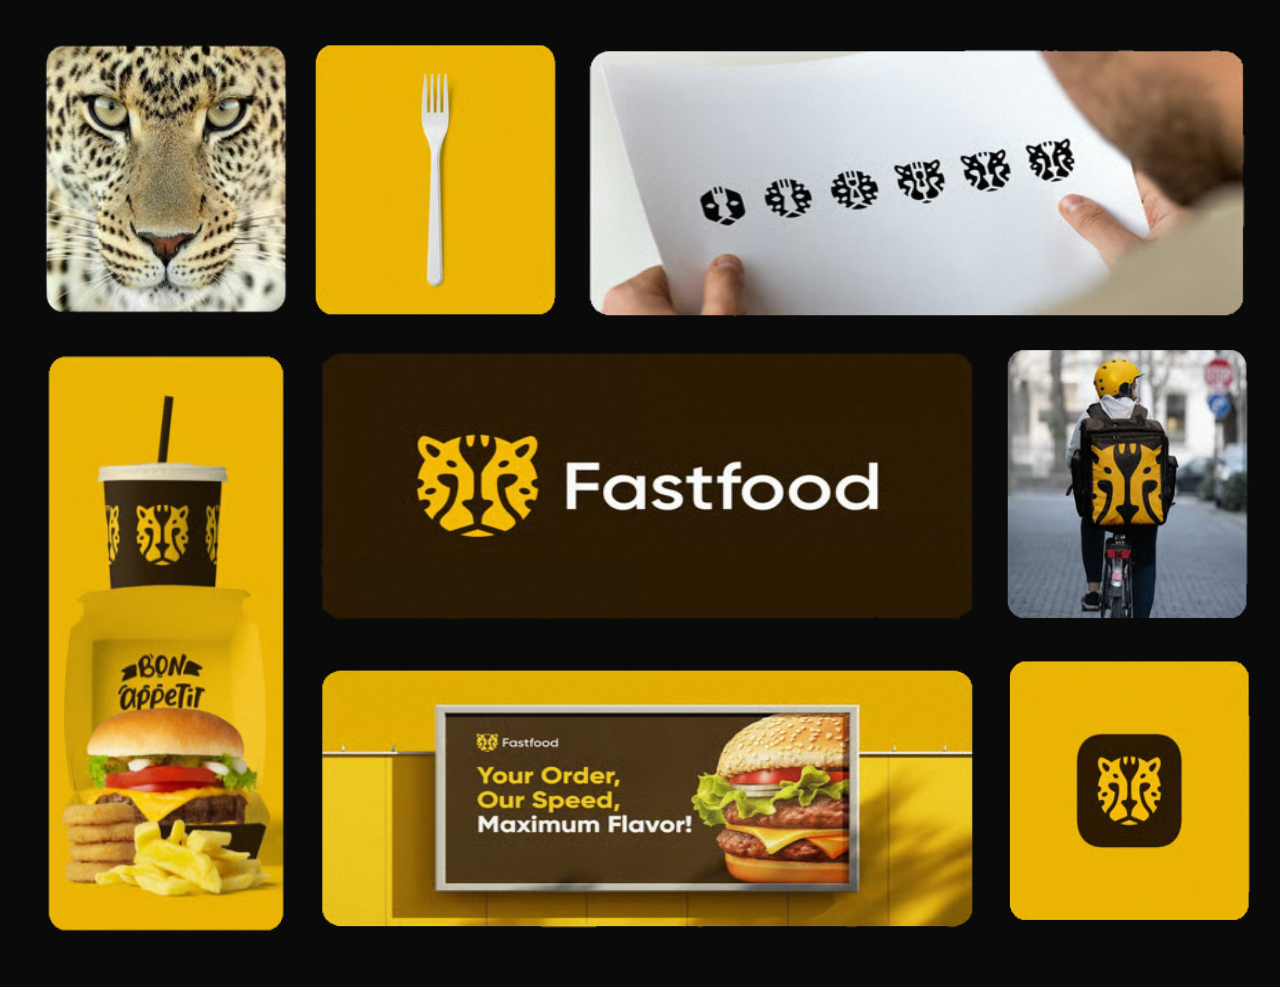
<file: Dia10/index.html>
<!DOCTYPE html>
<html lang="en">
<head>
    <meta charset="UTF-8">
    <meta name="viewport" content="width=device-width, initial-scale=1.0">
    <title>Logorado</title>
    <link rel="stylesheet" href="./css/styles.css">
</head>
<body>
    <div class="logorado">
        <div id="lpard"><img src="./media/lpard.png" alt="lpard.png"></div>
        <div id="fork"><img src="./media/fork.png" alt="fork.png"></div>
        <div id="stamps"><img src="./media/stamps.png" alt="stamps.png"></div>
        <div id="meal"><img src="./media/meal.png" alt="meal.png"></div>
        <div id="logoName"><img src="./media/logoName.png" alt="logoName.png"></div>
        <div id="deliveryMan"><img src="./media/deliveryMan.png" alt="deliveryMan.png"></div>
        <div id="burger"><img src="./media/burger.png" alt="burger.png"></div>
        <div id="logo"><img src="./media/logo.png" alt="logo.png"></div>
    </div>
</body>
</html>

<!--Desarrollado por: Maria Alejandra Gomez Archila - cc.1005234916 -->
</file>
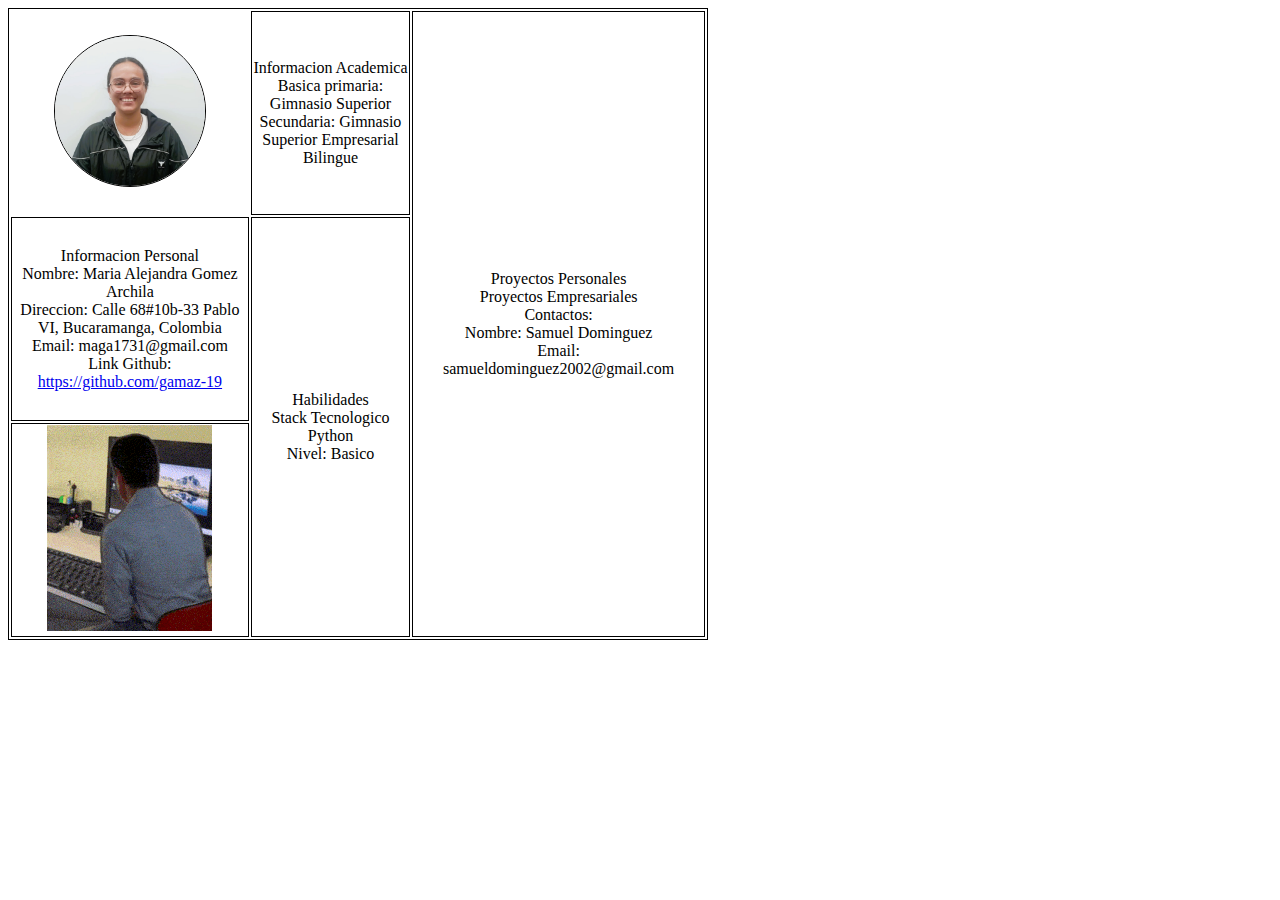
<file: Dia2_CV/index.html>
<!DOCTYPE html>
<html lang="en">
<head>
    <meta charset="UTF-8">
    <meta name="viewport" content="width=device-width, initial-scale=1.0">

    <!-- Este es el titulo con el que se va a ver en la pestana del navegador-->
    <title>CV_GomezMaria</title>

    <!-- Este es el link a el archivo CSS para aplicar estilos-->
    <link rel="stylesheet" href="styles.css">
</head>

<body>
    <table>
        <tr>
            <th><img class="porfile" src="./images/perfil.jpeg" alt=""></th>
            <td>Informacion Academica <br>
            Basica primaria: Gimnasio Superior <br>
            Secundaria: Gimnasio Superior Empresarial Bilingue <br>
            </td>
            <td rowspan="3">Proyectos Personales <br>
            Proyectos Empresariales <br>
            Contactos: <br>
                Nombre: Samuel Dominguez <br>
                Email: <br>
                samueldominguez2002@gmail.com <br>

            </td>
        </tr>
        <tr>
            <td>Informacion Personal <br>
                Nombre: Maria Alejandra Gomez Archila <br>
                Direccion: Calle 68#10b-33 Pablo VI, Bucaramanga, Colombia <br>
                Email: maga1731@gmail.com <br>
                Link Github: <a href="https://github.com/gamaz-19">https://github.com/gamaz-19</a>



            </td>
            <td rowspan="2">Habilidades <br>
                Stack Tecnologico <br>
                Python <br>
                Nivel: Basico
            </td>
<!--Se comenta la celda para que quede como vacia y asi poder combinarla-->
            <!-- <td> Contactos</td> -->
        </tr>

        <tr>
            <td>
                <img class=".gif" src="./images/aprobado-por-chayanne.gif" alt="">
            </td>
<!-- Aqui se comentan las celdas para que queden como vacias y poder combinarlas-->
            <!-- <td>1</td> -->
            <!-- <td>2</td> -->
        </tr>

    </table>
</body>
</html>

<!--Desarrollado por: Maria Alejandra Gomez Archila - cc.1005234916 -->
</file>
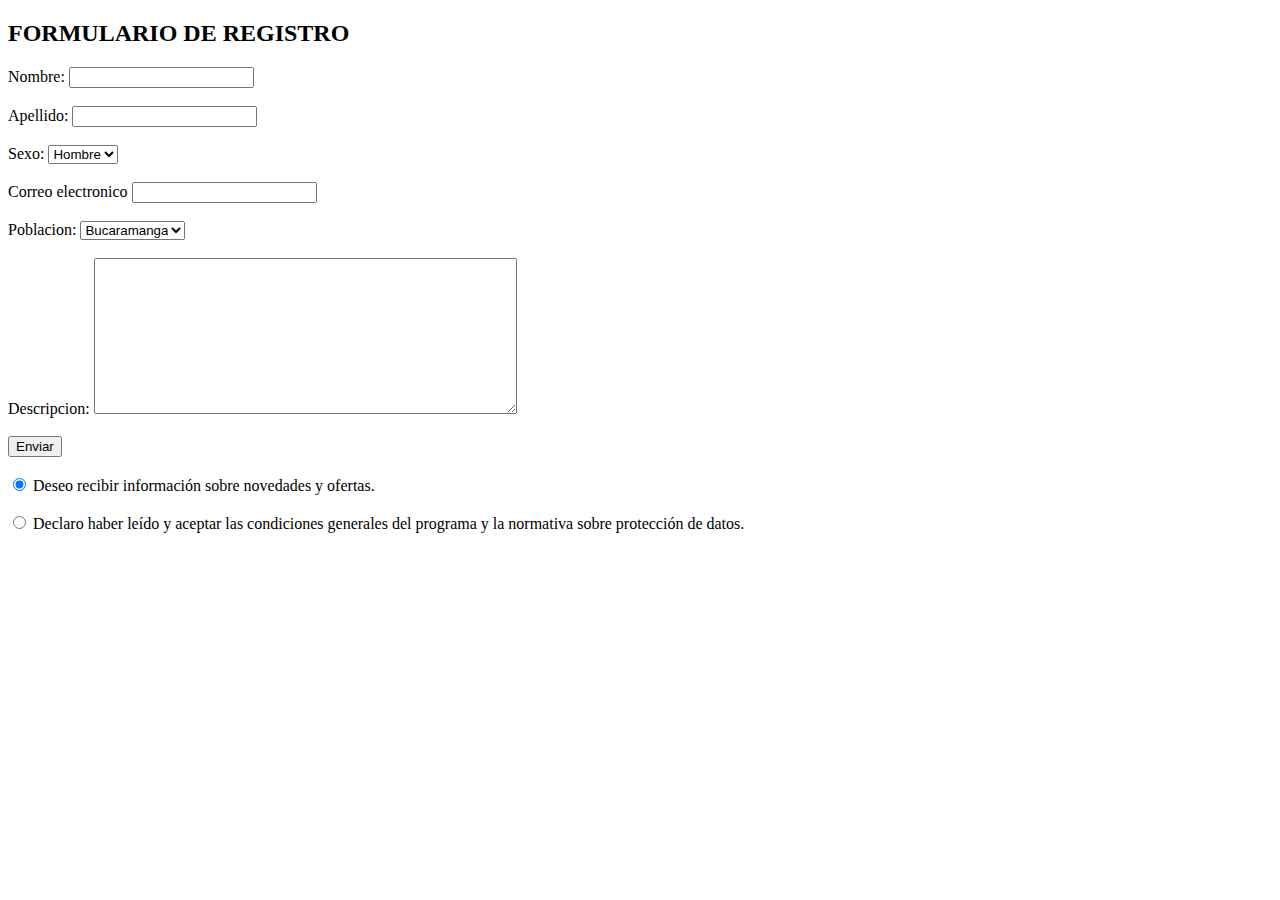
<file: Dia3/index.html>
<!DOCTYPE html>
<html lang="en">
<head>
    <meta charset="UTF-8">
    <meta name="viewport" content="width=device-width, initial-scale=1.0">
    <title>Formulario de registro - Mi web</title>
</head>

<body>
    
    <h2>FORMULARIO DE REGISTRO</h2>
    <!-- En action se especifica donde se quiere guardar la informacion y en method la forma coon la que se desea realizar-->

    <form action="enviar.html" method="post">
        <label for="nombre"> Nombre: </label>
        <input type="text" id="nombre" name="name" maxlength="50">
        <br><br>
        <label for="surname"> Apellido: </label>
        <input type="text" id="surname" name="surname" maxlength="50">
        <br><br>
        <label for="sexo">Sexo: </label>
        <select name="sexo" id="sexo">
            <option value="M">Hombre</option>
            <option value="F">Mujer</option>
        </select>
        <br><br>
        <label for="email"> Correo electronico</label>
        <input type="email" id="email" name="email" >
        <br><br>
        <label for="poblacion">Poblacion: </label>
        <select name="poblacion" id="poblacion">
            <option value="BGA">Bucaramanga </option>
            <option value="GRN">Giron </option>
            <option value="PDC">Piedecuesta </option>
            <option value="FDB">Floridablanca</option>
        </select>
        <br><br>
        <label for="descr">Descripcion: </label>
        <textarea name="descr" id="descr" rows="10" cols="50" ></textarea>
        <br><br>
        <input type="submit" value="Enviar">
        <br><br>
        <input type="radio" id="verificacion1" name="verificacion1" checked>
        <label for="verificacion1">Deseo recibir información sobre novedades y ofertas.</label>
        <br><br>
        <input type="radio" id="verificacion2" name="verificacion2" >
        <label for="verificacion2">Declaro haber leído y aceptar las condiciones generales del programa y la normativa sobre protección de datos.</label>
        
    </form>
</body>
</html>

<!--Desarrollado por: Maria Alejandra Gomez Archila - cc.1005234916 -->
</file>
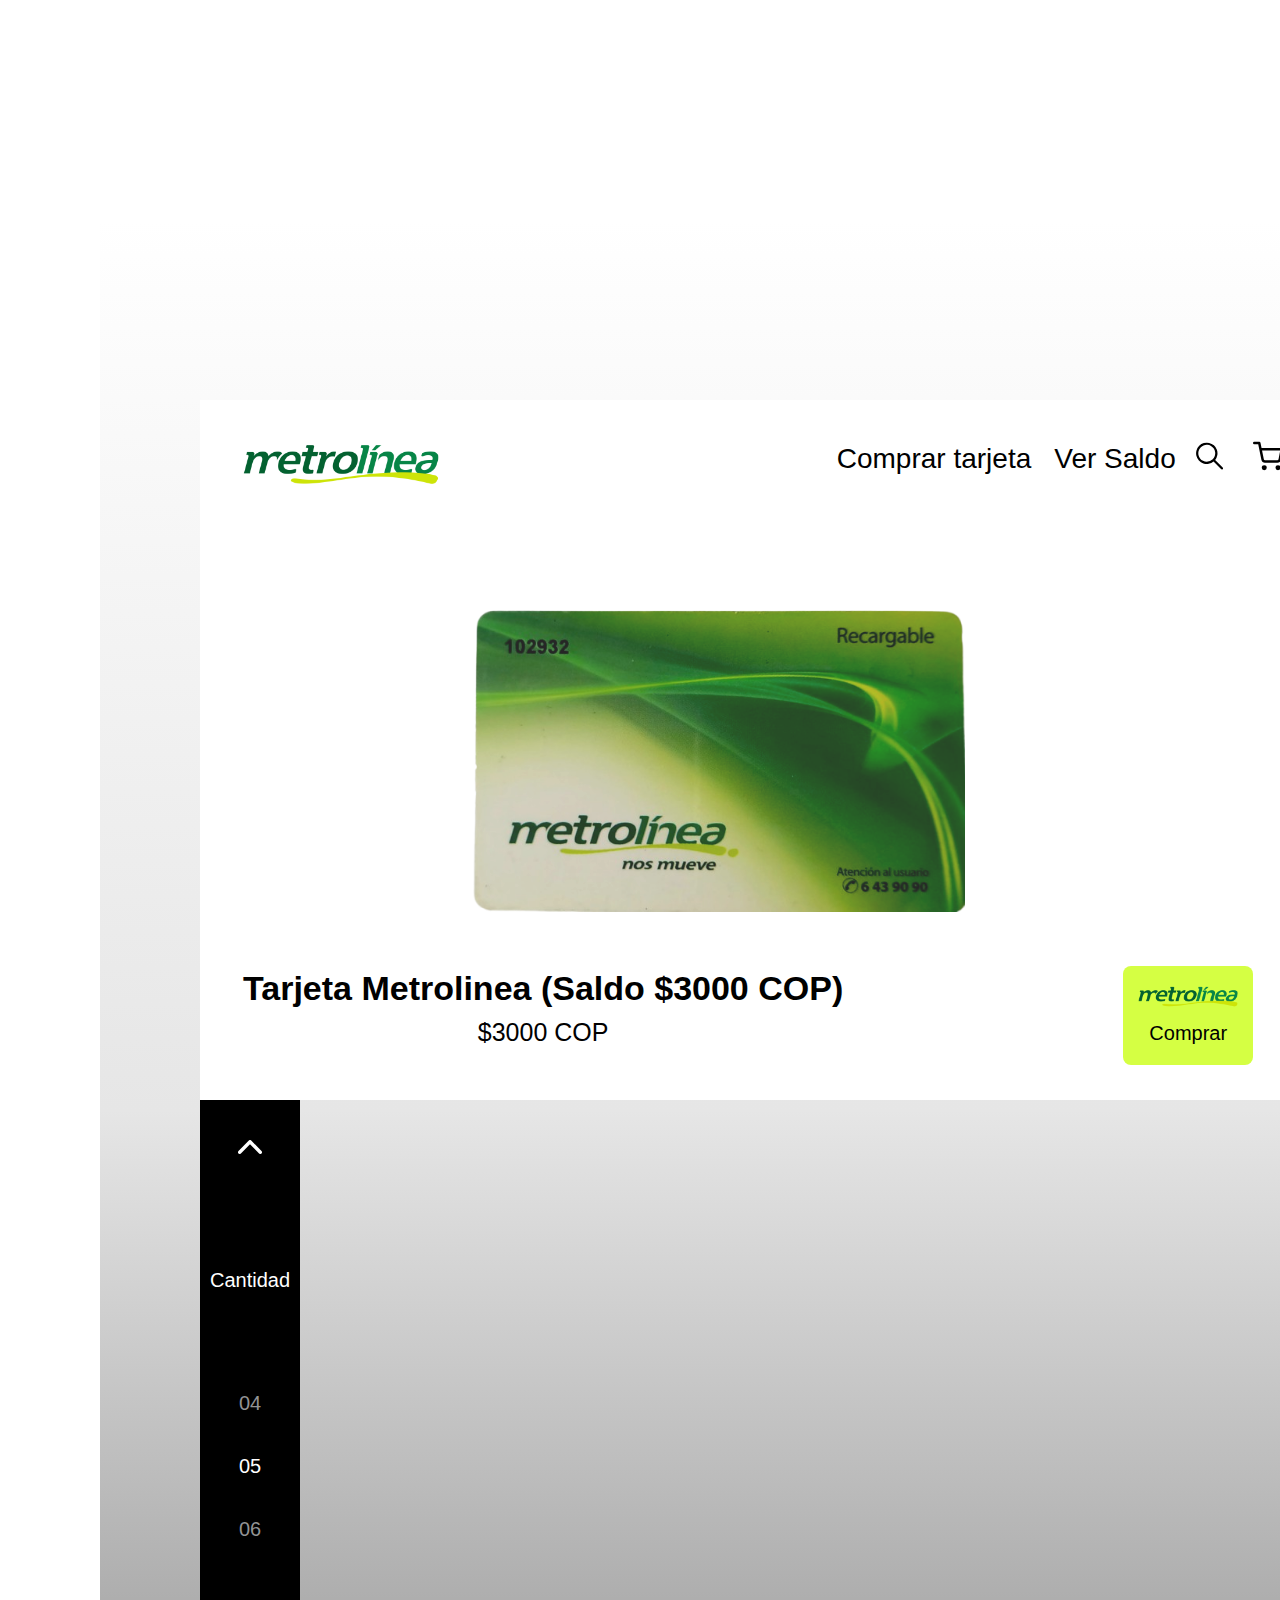
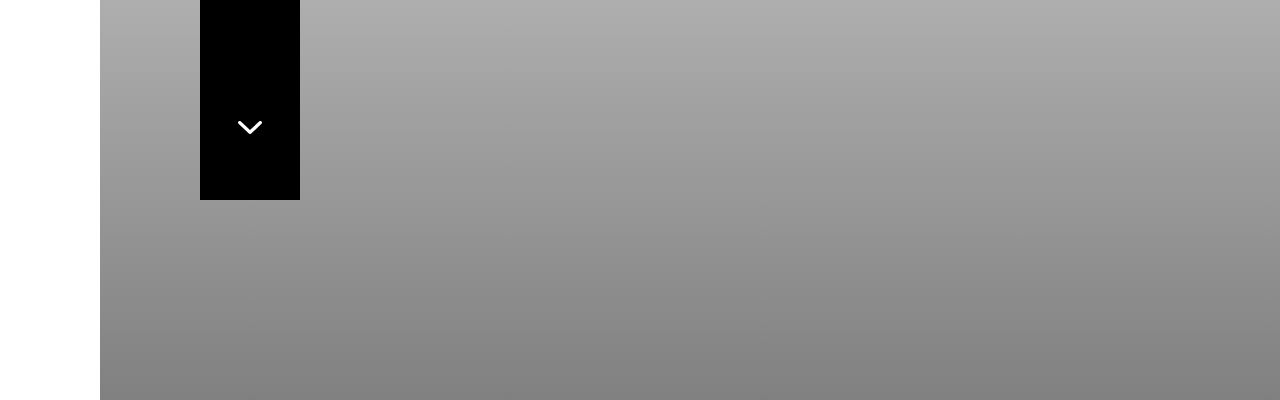
<file: Dia5/index.html>
<!DOCTYPE html>
<html lang="en">

<head>
    <meta charset="UTF-8">
    <meta name="viewport" content="width=device-width, initial-scale=1.0">
    <title>ComprarMetrolinea</title>
    <link rel="stylesheet" href="./css/styles.css">
</head>

<body>
    <section>
        <!-- LEFT SIDE-->
        <div id="white">
            <div class="topbar">
                <img class="logotop" src="./images/logo.png" alt="logo.png">
                <a class="compra" href="./index.html">Comprar tarjeta</a>
                <a class="saldo" href="./index2.html">Ver Saldo</a>
                <img class="lupa" src="./images/search.svg" alt="search.svg">
                <img class="cart" src="./images/shoppingcart.svg" alt="shoppingcart.svg">
            </div>
            <div class="tarjeta">
                <img id="foto" src="./images/tarjeta.png" alt="">
            </div>
            <div class="bottombar">
                <div class="left">
                    <h1 id="textheader">Tarjeta Metrolinea (Saldo $3000 COP)</h1>
                    <p id="text">$3000 COP</p>
                </div>
                <div class="right">
                    <img id="smallogo" src="./images/logo.png" alt="logo.png">
                    <p id="textbuy">Comprar</p>
                </div>
            </div>
        </div>
        <!-- RIGHT SIDE BAR-->
        <div id="black">
            <img id="up" src="./images/up.svg" alt="up.svg">
            <p id="cantidad">Cantidad</p>
            <p id="four">04</p>
            <p id="five">05</p>
            <p id="six">06</p>
            <img id="down" src="./images/down.svg" alt="down.svg">
        </div>

    </section>
</body>

</html>
</file>
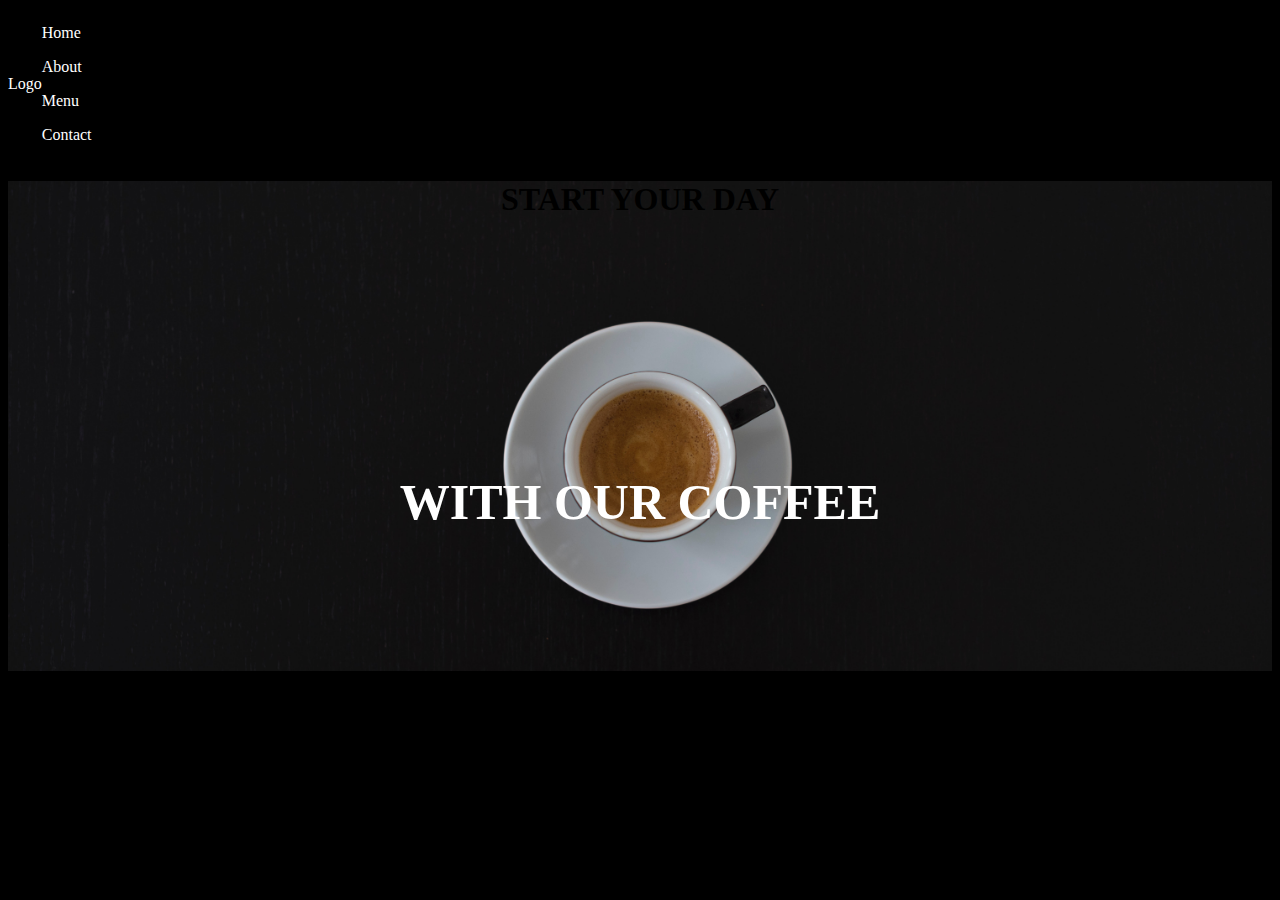
<file: Dia7/index.html>
<!DOCTYPE html>
<html lang="en">
<head>
    <meta charset="UTF-8">
    <meta name="viewport" content="width=device-width, initial-scale=1.0">
    <title>Document</title>
    <link rel="stylesheet" href="./css/styles.css">
</head>

<body>

    <header>
        <div class="logoheader">
            <p>Logo</p>
        </div>
        <div class="rightsideheader">
            <p>Home</p>
            <p>About</p>
            <p>Menu</p>
            <p>Contact</p>
        </div>

    </header>

    <section class="firstcoffee">
        <div id="start">
            <h1>START YOUR DAY</h1>
        </div>

        <div class="our">
            <h1 id="ourcoffee">WITH OUR COFFEE</h1>
        </div>
        
    </section>


</html>
</file>
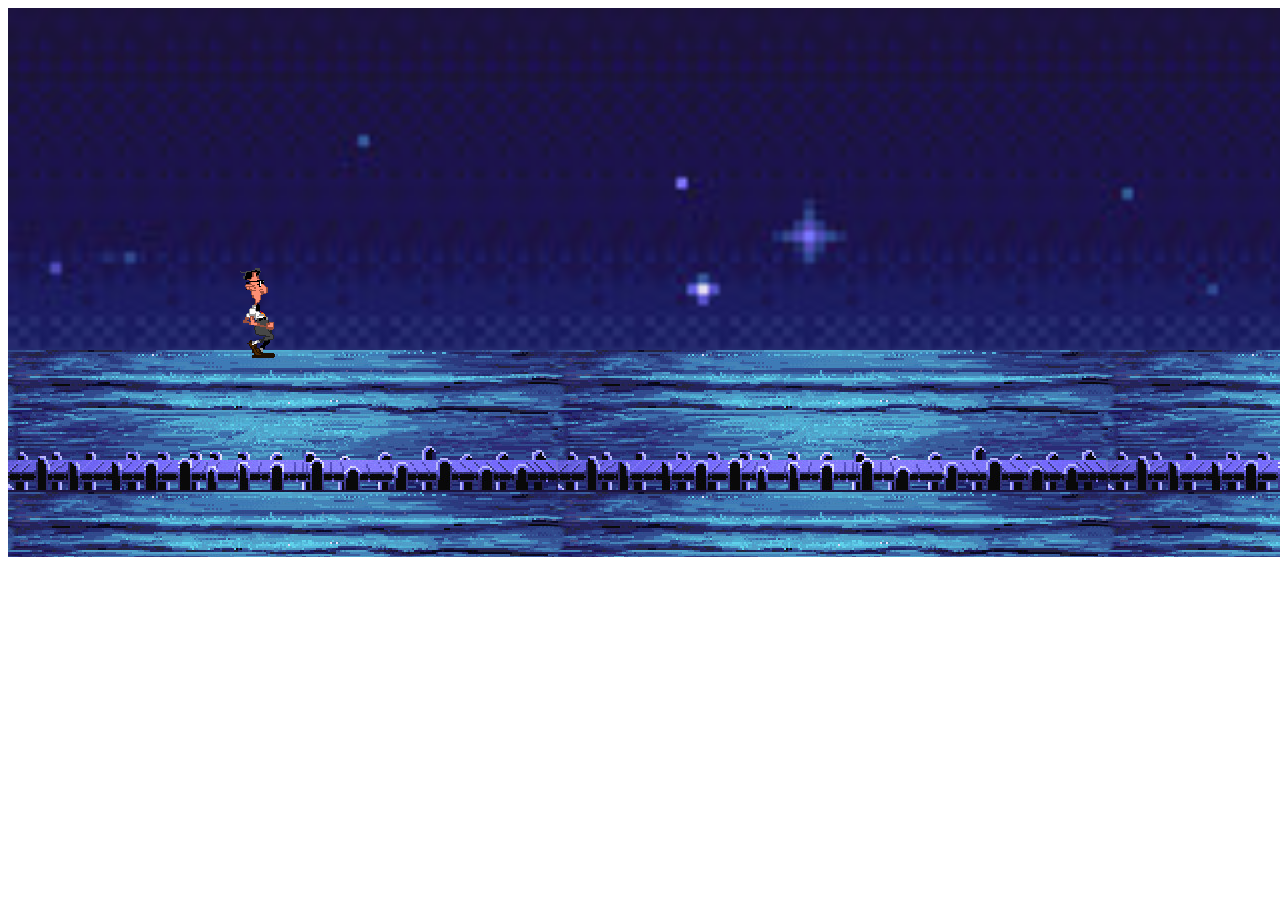
<file: Dia9+3/index.html>
<!DOCTYPE html>
<html lang="en">
<head>
    <meta charset="UTF-8">
    <meta name="viewport" content="width=device-width, initial-scale=1.0">
    <title>Document</title>
    <link rel="stylesheet" href="./css/sytles.css">
</head>
<body>
    <div class="main">
        <div class="top"></div>
        <div class="bottom"></div>
        
    </div>
    <div class="bernie"></div>
</body>
</html>

<!--Desarrollado por: Maria Alejandra Gomez Archila - cc.1005234916 -->
</file>
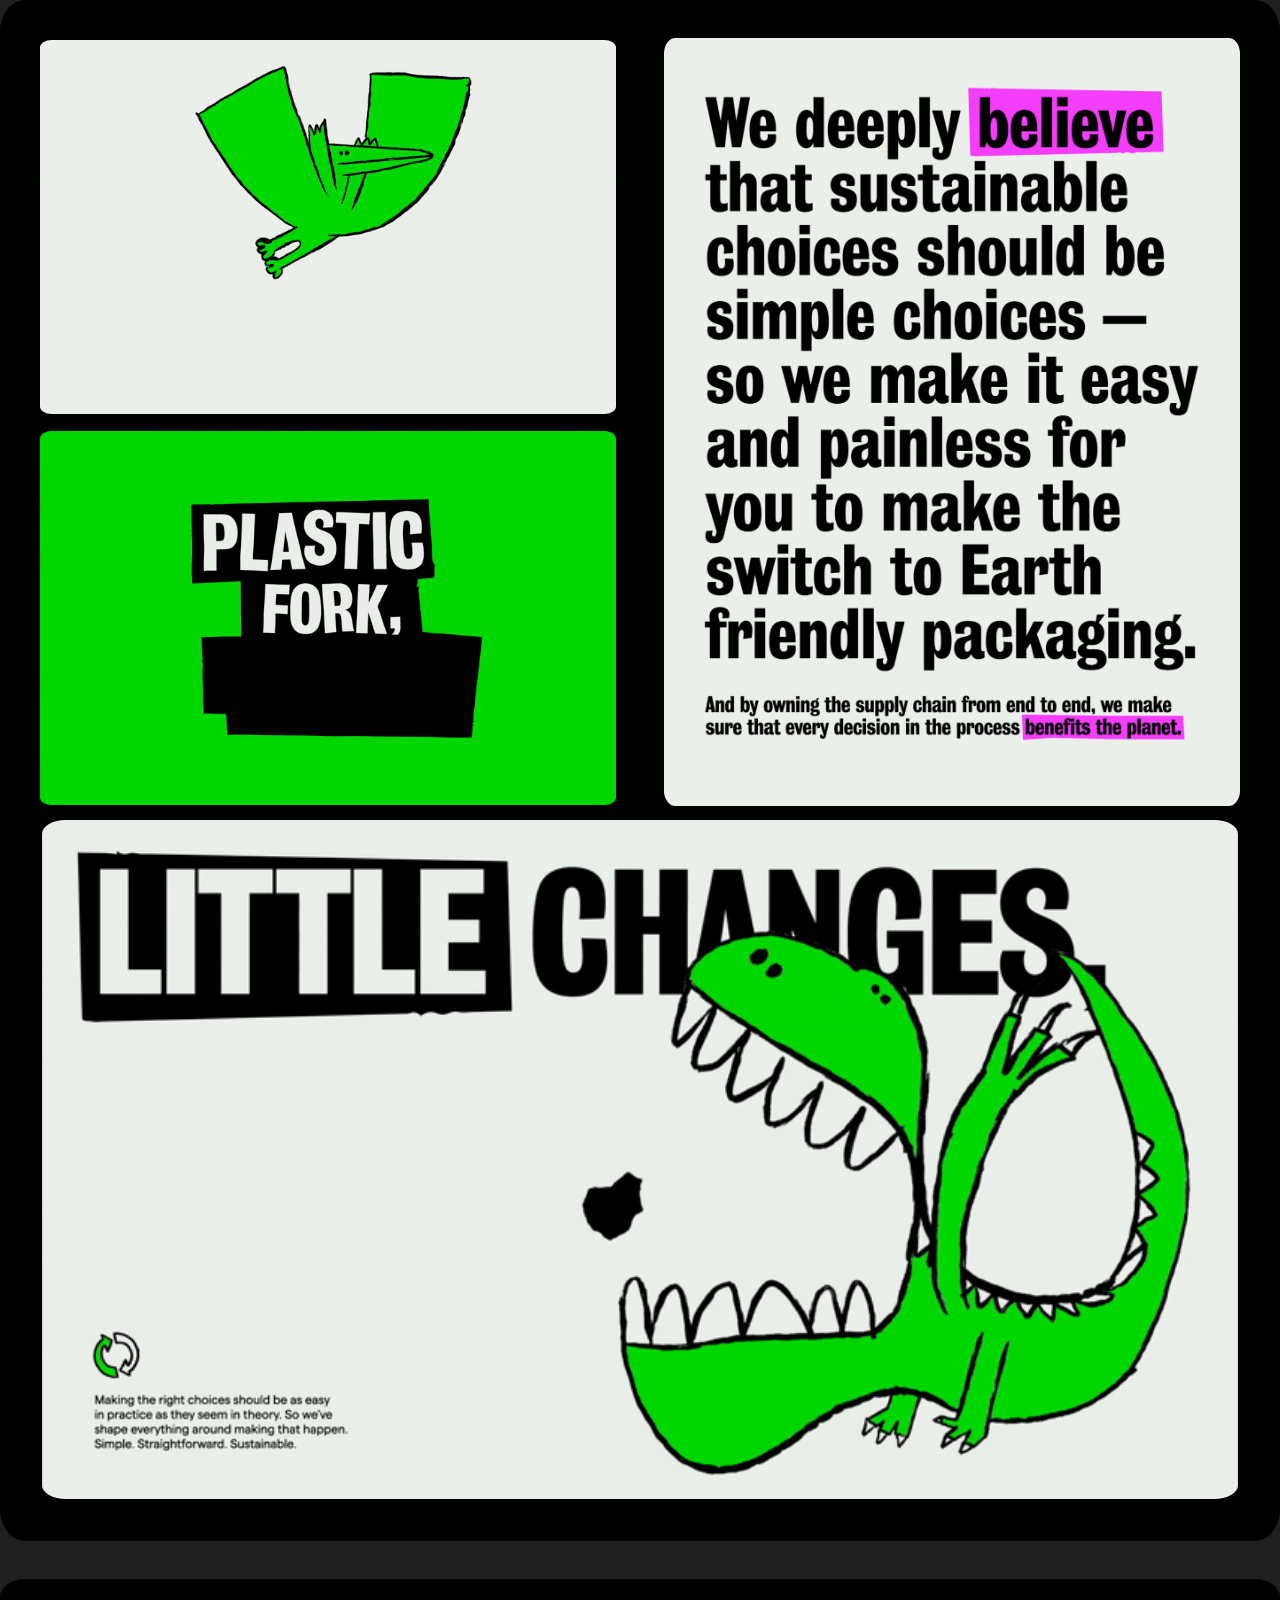
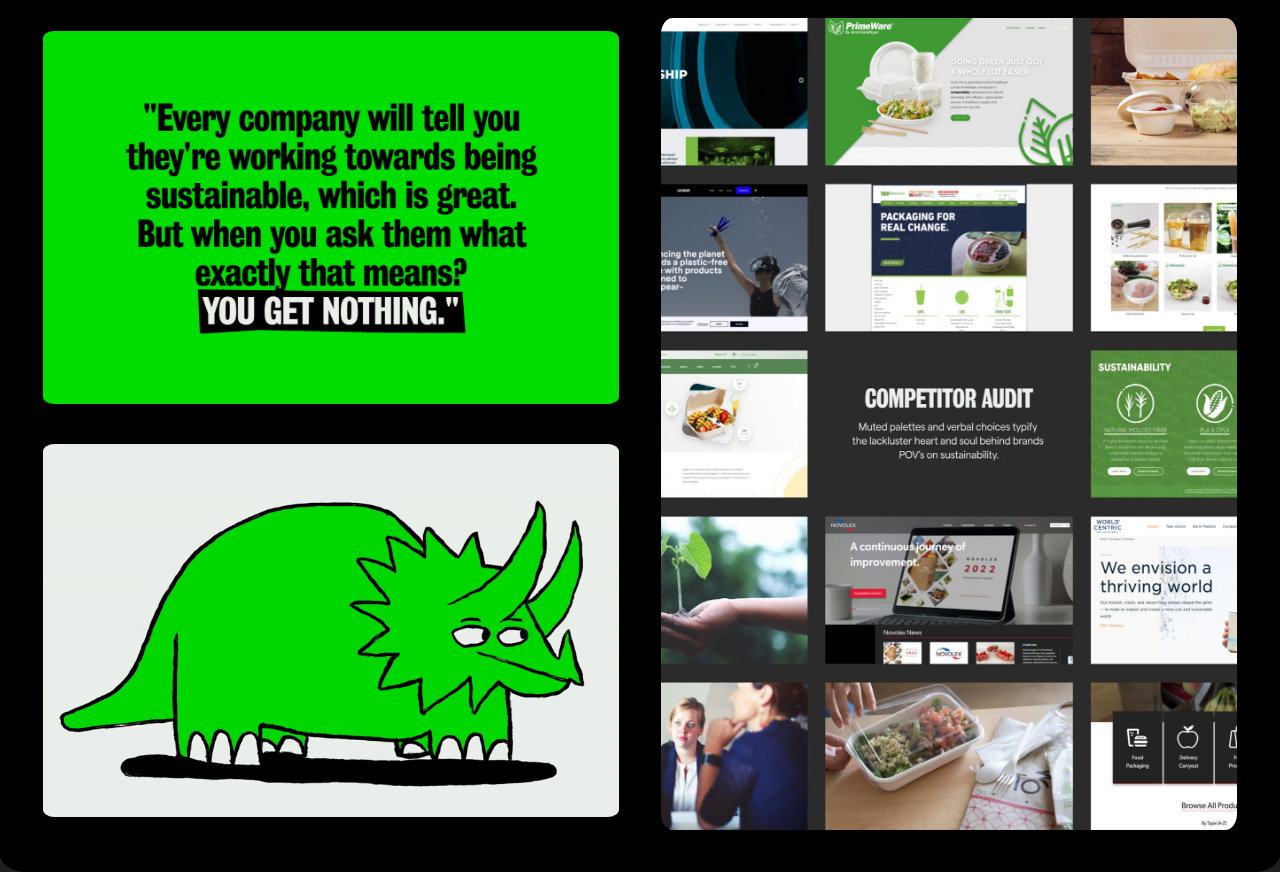
<file: Dia9/index.html>
<!DOCTYPE html>
<html lang="en">
<head>
    <meta charset="UTF-8">
    <meta name="viewport" content="width=device-width, initial-scale=1.0">
    <title>De-Extinction</title>
    <link rel="stylesheet" href="./css/styles.css">
</head>
<body>
    <div class="maingrid">
        <div class="item1"><img id="purpledino" src="./media/purpledino.gif" alt=""></div>
        <div class="item2"><img id="believe" src="./media/believe.jpg" alt=""></div>
        <div class="item3"><img id="plastic" src="./media/plastic.gif" alt=""></div>  
        <div class="item4"><img id="t-rex" src="./media/t-rex.gif" alt=""></div>
    </div>

    <div class="secondgrid">
        <div class="item5"><img id="greenimg" src="./media/greenimg.jpg" alt=""></div>
        <div class="item6"><img id="collage" src="./media/collage.jpeg" alt=""></div>
        <div class="item7"><img id="greendino" src="./media/greendino.gif" alt=""></div>
    </div>
</body>
</html>

<!--Desarrollado por: Maria Alejandra Gomez Archila - cc.1005234916 -->
</file>
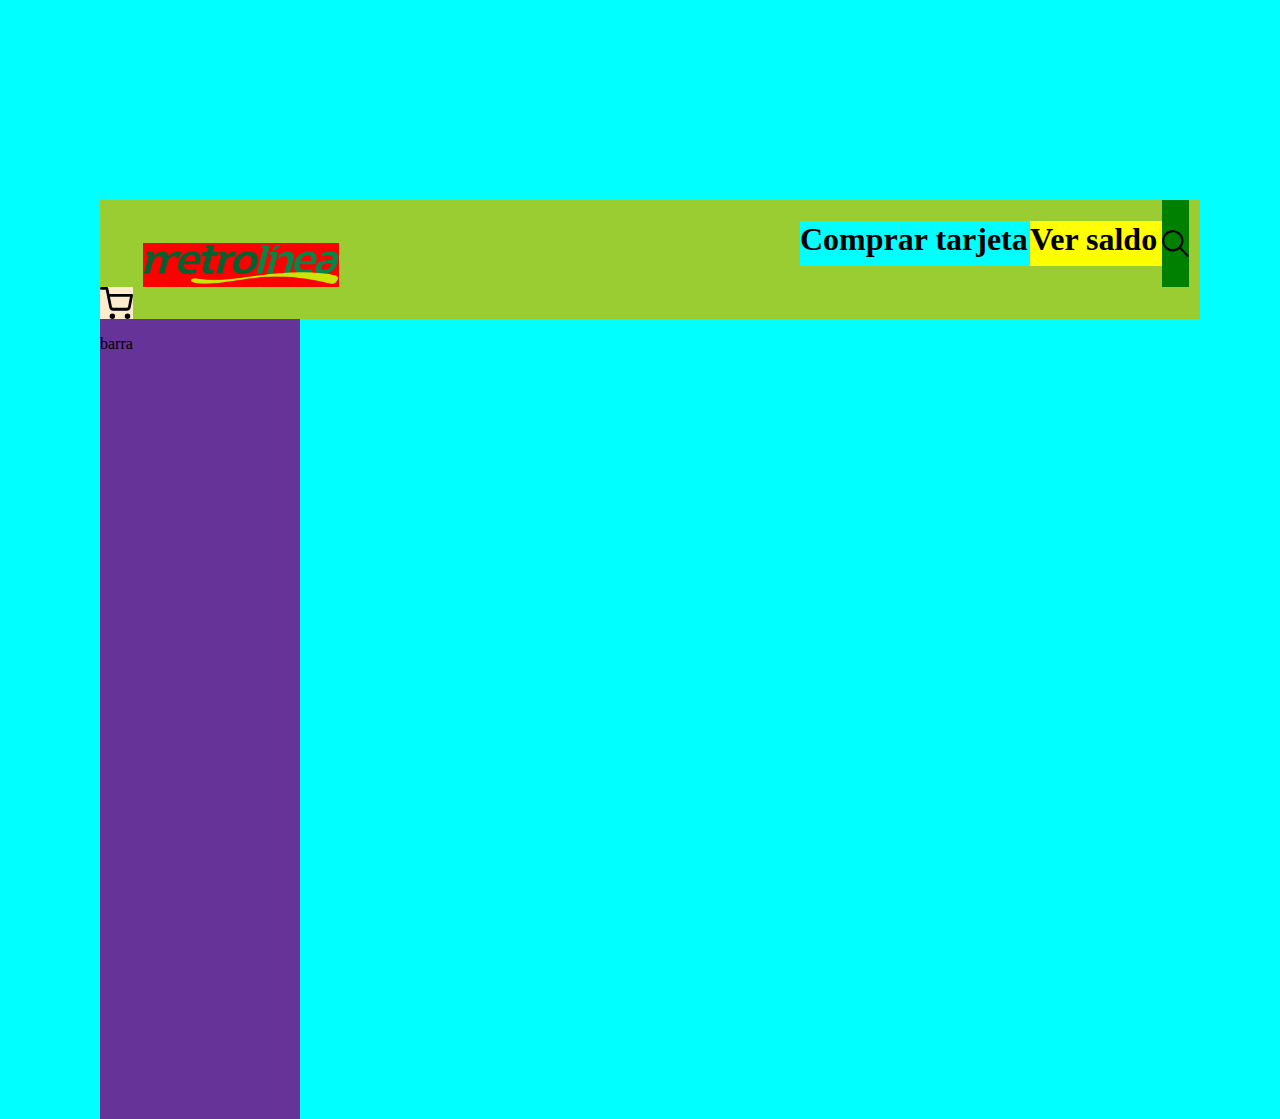
<file: Dia5/index1.html>
<!DOCTYPE html>
<html lang="en">
<head>
    <meta charset="UTF-8">
    <meta name="viewport" content="width=device-width, initial-scale=1.0">
    <title>ComprarMetrolinea</title>
    <link rel="stylesheet" href="./css1/styles1.css">
</head>

<body>
<section>
    <div id="white">
        <div class="topbar">
            <img class="logotop" src="/Dia5/images/logo.png" alt="logo.png">
            <h1 class="primertexto">Comprar tarjeta</h1>
            <h1 class="saldo">Ver saldo</h1>
            <img class="lupa" src="/Dia5/images/search.svg" alt="search.svg">
            <img class="cart" src="/Dia5/images/shoppingcart.svg" alt="shoppingcart.svg">
        </div>
    </div>
    <div id="black">
        <p>barra</p>
    </div>

</section>
</body>
</html>
</file>
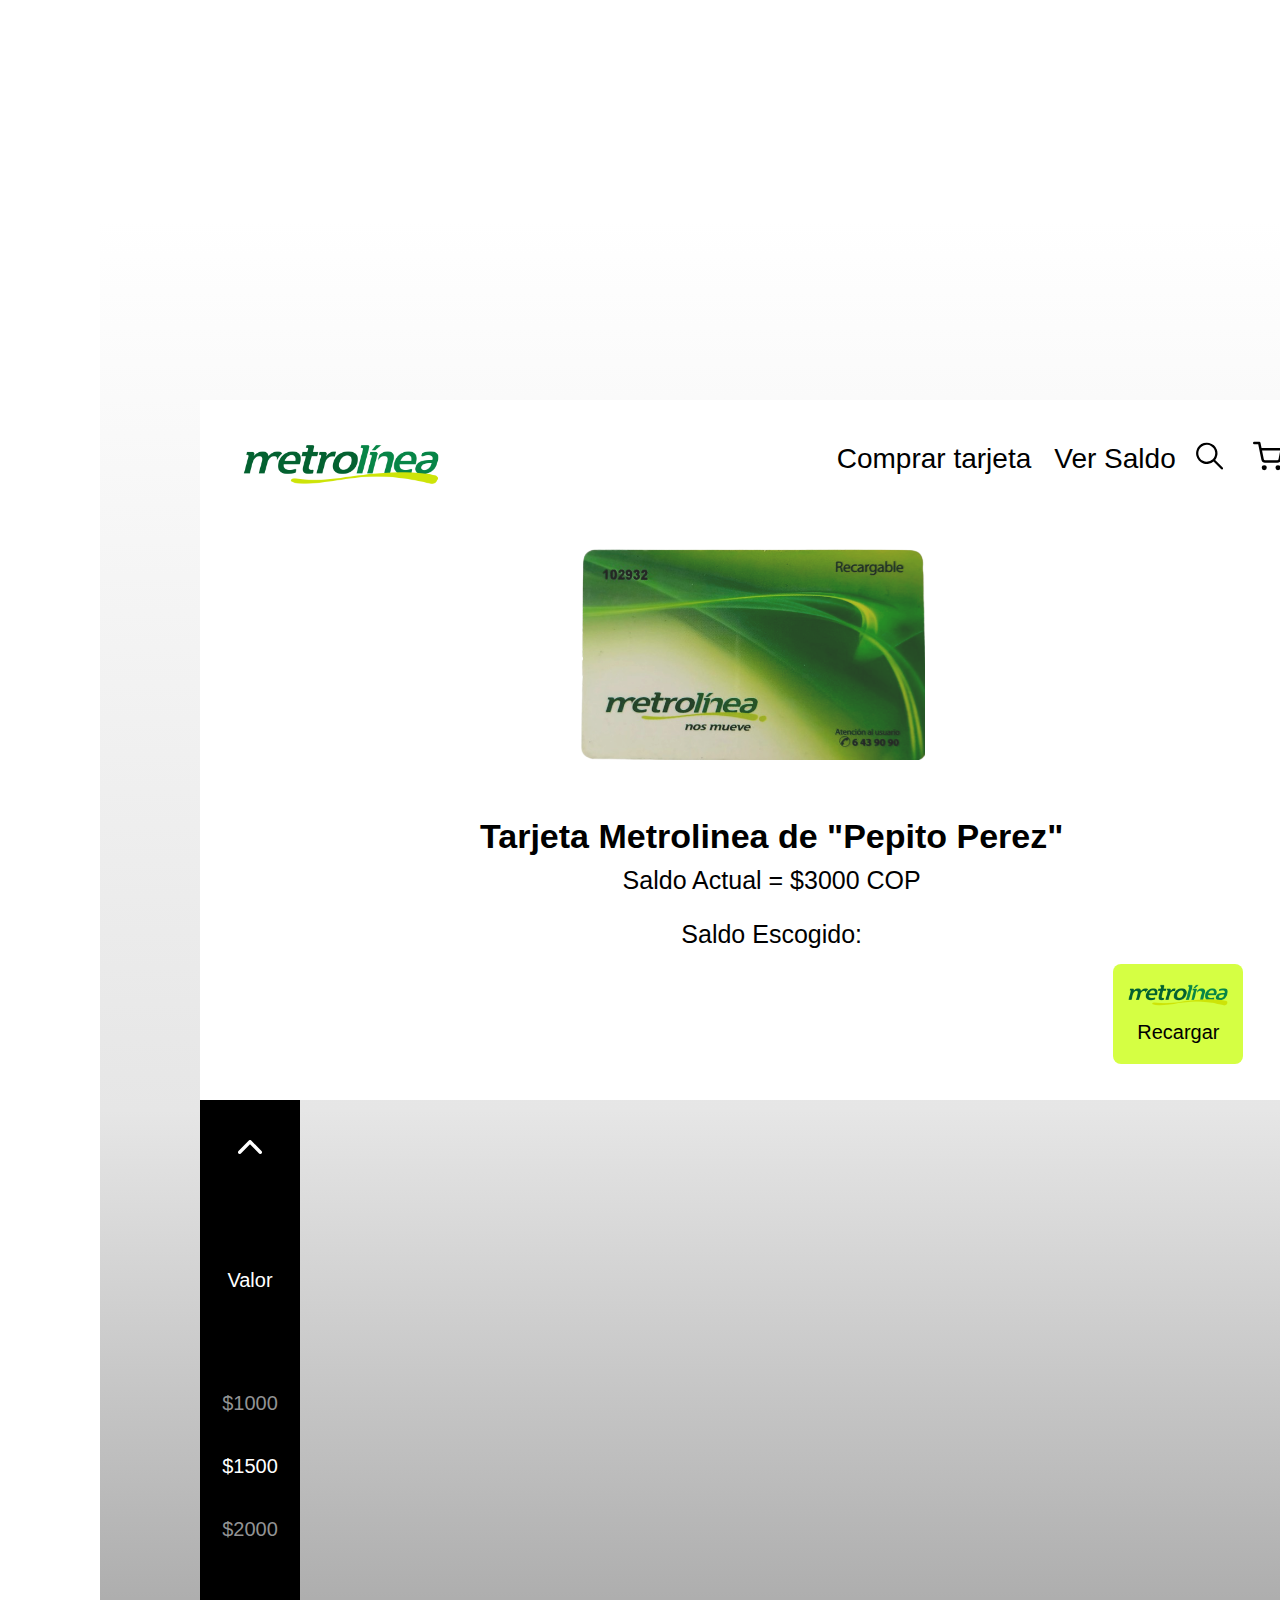
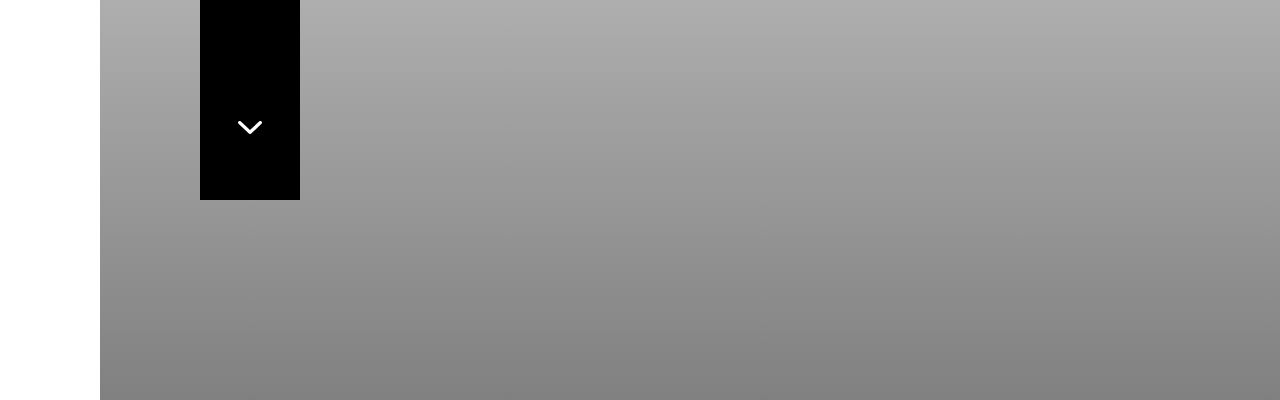
<file: Dia5/index2.html>
<!DOCTYPE html>
<html lang="en">
<head>
    <meta charset="UTF-8">
    <meta name="viewport" content="width=device-width, initial-scale=1.0">
    <title>ComprarMetrolinea</title>
    <link rel="stylesheet" href="./css/styles.css">
</head>

<body>
<section>
<!-- LEFT SIDE-->
    <div id="white">
        <div class="topbar">
            <img class="logotop" src="./images/logo.png" alt="logo.png">
            <a class="compra" href="./index.html">Comprar tarjeta</a>
            <a class="saldo" href="./index2.html">Ver Saldo</a>
            <img class="lupa" src="./images/search.svg" alt="search.svg">
            <img class="cart" src="./images/shoppingcart.svg" alt="shoppingcart.svg">
        </div>
        <div class="tarjeta2">
            <img id="foto2" src="./images/tarjeta.png" alt="">
        </div>
        <div class="bottombar2">
            <div class="left2">
                <h1 id="textheader2">Tarjeta Metrolinea de "Pepito Perez"</h1>
                <p id="text1">Saldo Actual = $3000 COP</p>
                <p id="text2">Saldo Escogido:</p>
            </div>
            <div class="right2">
                <img id="smallogo2" src="./images/logo.png" alt="logo.png">
                <p id="textbuy2">Recargar</p>
            </div>
        </div>
    </div>
<!-- RIGHT SIDE BAR-->
    <div id="black">
        <img id="up" src="./images/up.svg" alt="up.svg">
        <p id="cantidad">Valor</p>
        <p id="four">$1000</p>
        <p id="five">$1500</p>
        <p id="six">$2000</p>
        <img id="down" src="./images/down.svg" alt="down.svg">
    </div>

</section>
</body>
</html>
</file>
<file: Dia10/css/styles.css>
*{
    margin: 0%;
    background-color: rgb(10, 10, 10);
}

.logorado{
    display: grid;
    grid-template-columns: auto auto auto;
    gap: 1vw;
    justify-content: space-between;
    padding: 3vw;
}

#lpard {
    /* background-color: blue; */
}

#lpard > img{
    width: 20vw;
    height: 22vw;
}

#fork{
    /* background-color: rgb(255, 0, 149); */
}

#fork > img{
    width: 20vw;
    height: 22.3vw;
}

#stamps{
    /* background-color: rgb(255, 0, 0); */
    grid-column: 3/5;
}

#stamps > img{
    width: 53vw; 
    height: 22.5vw;
}

#meal{
    /* background-color: rgb(157, 255, 0); */
    grid-column: 1/2;
    grid-row: 2/4;
}

#meal > img{
    width: 20vw;
    height: 47vw;
}

#logoName{
    /* background-color: rgb(240, 166, 98); */
    grid-column: 2/4;
}

#logoName > img{
    width: 53vw;
    height: 22.5vw;
}

#deliveryMan{
    /* background-color: rgb(44, 44, 155); */
}

#deliveryMan > img {
    width: 20vw;
    height: 22vw;
}

#burger{
    /* background-color: rgb(152, 48, 212); */
    grid-column: 2/4;
}

#burger > img{
    height: 22.5vw;
    width: 53vw;
}

#logo{
    /* background-color: rgb(0, 255, 234); */
}

#logo > img{
    width: 20vw;
    height: 22vw;
}

/*Desarrollado por: Maria Alejandra Gomez Archila - cc.1005234916 */
</file>
<file: Dia2_CV/styles.css>
/* Esta esta es una clase de img para poder modificar tamano y el recorte sin afectar a la otra */
.porfile{
    width: 150px;
    height: 150px;
    border-radius: 50%;
    border: 1px solid black;
}

/* Esta es otra clase de img para evitar el bordeado y tamano fiderente */
.gif{
    width: 150px;
    height: 150px;

}

/* Estas son las caracteristicas y estilo de la tabla*/
table,tr, td {
        border: 1px solid black;
        text-align: center;
        height: 200px;
        width: 700px;
    }


/* Desarrollado por: Maria Alejandra Gomez Archila - cc.1005234916 */
</file>
<file: Dia5/css/styles.css>
body{

    margin-left: 100px;
    margin-right: 100px;
    margin-top: 200px;
    margin-bottom: 200px;
    position: absolute;
    text-align: center;
}

section{
    background-image: linear-gradient(white 20px, rgb(230, 230, 230) , rgb(128, 128, 128) );
    display: flex;
    flex-wrap: wrap; /* Para que los elementos hagan salto de linea cuando no entren en el espacip*/
    gap: 0px; /*Espacio entre los elementos*/
    margin: 0px;
    padding-top: 200px;
    padding-left: 100px;
    padding-bottom: 200px;
    padding-right: 100px;
}
/*FIRST PAGE*/

/* LEFT SIDE */
#white{
    width: 1100px;
    height: 700px;
    background-color: rgb(255, 255, 255);
}

#black{
    width: 100px;
    height: 700px;
    background-color: rgb(0, 0, 0);
}

.topbar{
    display: flex;
    flex-wrap: wrap;
    gap: 0px;
    margin: 0px;
}
.logotop{
    width: 196px;
    /* background-color: red; */
    margin-top: 43px;
    margin-left: 43px;
}
.compra{
    /* background-color: aqua; */
    width: 230px;
    margin-left: 380px;
    margin-top: 43px;
    text-align: center;
    color: black;
    font-family: 'Franklin Gothic Medium', 'Arial Narrow', Arial, sans-serif;
    font-size: 28px;
    text-decoration: none;
}
.saldo{
    width: 132px;
    /* background-color: yellow; */
    margin-top: 43px;
    text-align: center;
    font-family: 'Franklin Gothic Medium', 'Arial Narrow', Arial, sans-serif;
    font-size: 28px;
    color: black;
    text-decoration: none;
}

.lupa{
    width: 27px;
    /* background-color: green; */
    margin-top: 25px;
    margin-left: 15px;
    margin-right: 15px;
}

.cart{
    width: 30px;
    /* background-color: blanchedalmond; */
    margin-top: 25px;
    margin-left: 15px;
    margin-right: 15px;
}

.tarjeta{
    text-align: center;
    /* background-color: violet; */
    margin-top: 120px;
    padding-right: 70px;
    filter: contrast(0.7)
}

#foto{
    width: 500px;
    filter: contrast(1.2)
}

.bottombar{
    display: flex;
    flex-wrap: wrap;
    gap: 0px;
    margin: 0px;
}

.left{
    margin-top: 30px;
    margin-left: 43px;
}

#textheader{
    font-family: 'Franklin Gothic Medium', 'Arial Narrow', Arial, sans-serif;
    font-size: 34px;
    /* background-color: aqua; */
    margin-bottom: 10px;
}

#text{
    font-family: 'Franklin Gothic Medium', 'Arial Narrow', Arial, sans-serif;
    font-size: 25px;
    margin-top: 10px;
}
.right{
    margin-top: 50px;
    margin-left: 280px;
    margin-bottom: 40px;
    background-color: rgb(213, 255, 67);
    text-align: center;
    padding: 20px 15px;
    border-radius: 8px;
}

#smallogo{
    width: 100px;
    /* background-color: aliceblue; */
    margin-bottom: 10px;

}
#textbuy{
    /* background-color: rgb(69, 125, 173); */
    font-family: 'Franklin Gothic Medium', 'Arial Narrow', Arial, sans-serif;
    font-size: 20px;
    margin: 0;
}
/* RIGHT SIDE BAR */

#black{
    text-align: center;
    font-family: 'Franklin Gothic Medium', 'Arial Narrow', Arial, sans-serif;
    color: white;
    font-size: 20px;
}
#up{
    margin-top: 40px;
}
#cantidad{
    margin-top: 110px;
    margin-bottom: 100px;
}
#four{
    margin-bottom: 40px;
    color: rgb(146, 147, 148);
}

#five{

    margin-bottom: 40px;
}

#six{

    margin-bottom: 180px;
    color: rgb(146, 147, 148);
}
#down{
    margin-bottom: 10px;
}

/*SECOND PAGE*/
/* LEFT SIDE */

.tarjeta2{
    text-align: center;
    /* background-color: violet; */
    margin-top: 60px;
    filter: contrast(0.7)
}

#foto2{
    width: 350px;
    filter: contrast(1.2)
}

.bottombar2{
    display: flex;
    flex-wrap: wrap;
    gap: 0px;
    margin: 0px;
    text-align: center;
    /* background-color: coral; */
}

.left2{
    margin-top: 30px;
    margin-left: 0px;
    padding-left: 280px;
    /* background-color: yellow; */
}

#textheader2{
    font-family: 'Franklin Gothic Medium', 'Arial Narrow', Arial, sans-serif;
    font-size: 34px;
    /* background-color: aqua; */
    margin-bottom: 10px;
}
#text1{
    font-family: 'Franklin Gothic Medium', 'Arial Narrow', Arial, sans-serif;
    font-size: 25px;
    margin-top: 10px;
    /* background-color: chocolate; */
}
#text2{
    font-family: 'Franklin Gothic Medium', 'Arial Narrow', Arial, sans-serif;
    font-size: 25px;
    margin-top: 10px;
    /* background-color: brown; */
}
.right2{
    margin-top: 200px;
    margin-left: 50px;
    margin-bottom: 40px;
    background-color: rgb(213, 255, 67);
    text-align: center;
    padding:20px 15px;
    border-radius: 8px;
}

#smallogo2{
    width: 100px;
    /*background-color: aliceblue; */
    margin-bottom: 10px;

}
#textbuy2{
    /*background-color: rgb(69, 125, 173); */
    font-family: 'Franklin Gothic Medium', 'Arial Narrow', Arial, sans-serif;
    font-size: 20px;
    margin: 0;
}
</file>
<file: Dia7/css/styles.css>
* {
    box-sizing: content-box;
    max-width: 100%;
}

body {
    background-color: rgb(0, 0, 0);
}
/* HEADER */
header {
    margin: 0px;
    color: white;
    display: flex;
    flex-wrap: wrap;
}

/* FIRST SECTION */
.logoheader{
    align-content: center;
}

#logo{
    width: 70vw;
    padding-right: 15vw;
}

.menu{
    width: 10vw;
}

.firstcoffee{
    background: url(../images/firstimage.jpg);
    position: static;
    background-position: center center;
    text-align: center;
    background-size: cover;
    height: 490px;
    margin-top: 20px;

}

.start {
    padding-top: 60px;
    font-size: 25px;
}

#yourday{
    color: white;
}

.our {
    padding-top: 200px;
    font-size: 25px;
}

#ourcoffee {
    color: white;
}

/* SECOND SECTION */

#middle{
    text-align: center;
}
#shopnow{
    align-content: center;
    background-color: rgb(217, 160, 85);
    border-color: transparent;
    width: 80px;
    height: 30px;
}

#cupone{
    width: 50vw;
}

#rightsidecupone{
    
    width: 40vw;
    padding-right: 5vw;
    padding-left: 5vw;
    color: white;
}

#storytitle{
    font-size: 30px;
}

#learnmore{
    background-color: rgb(217, 160, 85);
    border-color: transparent;
}


/* THIRD SECTION */

#cuptwo{
    width: 25vw;
    padding-left: 5vw;
}

#leftsidecuptwo{
    width: 35vw;
    padding-right: 5vw;
    padding-left: 15vw;
    color: white;
}

#perfecttitle{
    font-size: 30px;
}

/* FOURTH SECTION */



/* Desarrollado por: Maria Alejandra Gomez Archila - cc.1005234916 */
</file>
<file: Dia9+3/css/sytles.css>
.main{
    display: flex;
    flex-wrap: wrap;
    background-color: aquamarine;
    position: absolute;
    
}

.bernie{
    left: 220px;
    top: 250px;
    image-rendering: pixelated;
    position:relative;
    width: 60px;
    height: 100px;
    background: url(../media/bernieimg.webp);
    background-size:cover;
    animation: movimiento .36s steps(7) infinite;

}

@keyframes movimiento{
    from{
background-position: 0px;
    }
    to{
        background-position: -500px;
    }
}

.top{
    width: 228vw;
    height: 38vh;
    background: url(../media/sky.webp);
    background-size:cover;
    animation: sky .50s steps(3) infinite;
}

@keyframes sky{
    from{
background-position: 0px;
    }
    to{
        background-position: -500px;
    }
}

.bottom{
    image-rendering: pixelated;
    width: 228vh;
    height: 23vh;
    background: url(../media/sea.png);
    animation: sea .50s steps(3) infinite;
}

@keyframes sea{
    from{
background-position: 0px;
    }
    to{
        background-position: -500px;
    }
}
</file>
<file: Dia9/css/styles.css>
*{
    margin: auto;
    justify-content: space-between;
    border-radius: 2% 2% 2% 2%;
}

body{
    background-color: rgb(32, 32, 32) ;
}


.maingrid{
    display: grid;
    grid-template-columns: auto auto;
    background-color: rgb(0, 0, 0);
    padding: 10px;
    gap: 10px;
    margin-bottom: 3vw;
    justify-content: space-evenly;
    padding-top: 3vw;
    padding-bottom: 3vw;
}

/*
.maingrid > div {
    background-color: purple;
}
*/
.secondgrid{
    display: grid;
    grid-template-columns: auto auto;
    background-color: rgb(0, 0, 0);
    padding: 10px;
    gap: 10px;
    margin-top: 2vw;
    justify-content: space-evenly;
    padding-top: 3vw;
    padding-bottom: 3vw;
}

/*
.secondgrid > div {
    background-color: rgb(45, 190, 105);
}

*/

.item2 {
    grid-row-start: 1;
    grid-row-end: 3;
    grid-column-start: 2;
}

.item4 {
    grid-column-start: 1;
    grid-column-end: 3;
}


.item6 {
    grid-row-start: 1;
    grid-row-end: 3;
    grid-column-start: 2;
}



#purpledino{
    width: 45vw;
}
#believe{
    width: 45vw;
}
#plastic{
    width: 45vw;
}
#t-rex{
    width: 93.5vw;
    height: 53vw;
}

#greenimg{
    width: 45vw;
}

#collage{
    width: 45vw;
}
#greendino{
    width: 45vw;
}

/*Desarrollado por: Maria Alejandra Gomez Archila - cc.1005234916 */
</file>
<file: Dia5/css1/styles1.css>
body{
    background-color: aqua;
    margin-left: 100px;
    margin-right: 100px;
    margin-top: 200px;
    margin-bottom: 200px;
    position: absolute;
}

section{
    display: flex;
    flex-wrap: wrap; /* Para que los elementos hagan salto de linea cuando no entren en el espacip*/
    gap: 0px;
    margin: 0px;
}

#white{
    width: 1100px;
    background-color: yellowgreen;
}

#black{
    width: 200px;
    height: 800px;
    background-color: rebeccapurple;
}

.topbar{
    display: flex;
    flex-wrap: wrap;
    gap: 0px;
    margin: 0px;
}
.logotop{
    width: 196px;
    background-color: red;
    margin-top: 43px;
    margin-left: 43px;
}
.primertexto{
    background-color: aqua;
    width: 230px;
    margin-left: 461px;
}
.saldo{
    width: 132px;
    background-color: yellow;
}

.lupa{
    width: 27px;
    background-color: green;
}

.cart{
    width: 33px;
    background-color: blanchedalmond;
}
</file>
